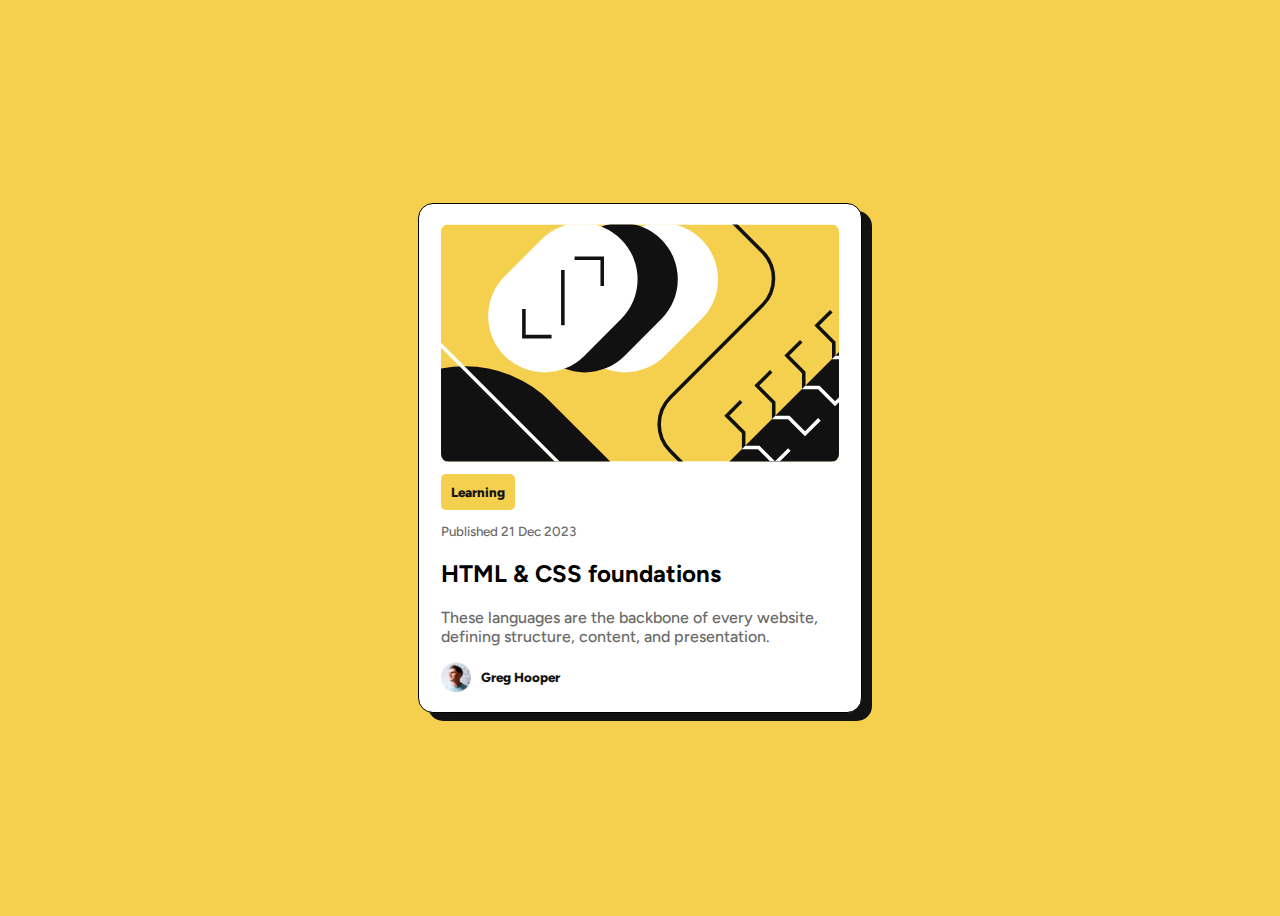
<file: Day 1/blog-preview-card-main/index.html>
<!DOCTYPE html>
<html lang="en">

<head>
  <meta charset="UTF-8">
  <meta name="viewport" content="width=device-width, initial-scale=1.0">
  <!-- displays site properly based on user's device -->

  <link rel="icon" type="image/png" sizes="32x32" href="./assets/images/favicon-32x32.png">

  <title>Frontend Mentor | Blog preview card</title>
  <link rel="stylesheet" href="./css/style.css">

</head>

<body>


  <div class="container">
    <div class="content">
      <div class="row">
        <div class="image">
          <svg xmlns="http://www.w3.org/2000/svg" width="336" height="201" fill="none" viewBox="0 0 336 201">
            <g clip-path="url(#a)">
              <path fill="#F4D04E" d="M0 .5h336v200H0z" />
              <rect width="139" height="95" x="87.996" y="77.729" fill="#fff" rx="47.5"
                transform="rotate(-45 87.996 77.729)" />
              <rect width="139" height="95" x="54.055" y="77.729" fill="#111" rx="47.5"
                transform="rotate(-45 54.055 77.729)" />
              <path fill="#111" d="M234.864 209.036 451.4-7.5l67.175 67.175-216.536 216.536z" />
              <rect width="139" height="95" x="20.114" y="77.729" fill="#fff" rx="47.5"
                transform="rotate(-45 20.114 77.729)" />
              <rect width="204.19" height="270.554" fill="#111" rx="102.095"
                transform="scale(-1 1) rotate(45 -103.887 14.564)" />
              <path stroke="#fff" stroke-width="3"
                d="m6.69-357.5 135.583 135.727c12.481 12.494 12.481 32.737 0 45.231L-45.544 11.475c-12.481 12.494-12.481 32.737 0 45.23L107.088 209.5" />
              <path stroke="#111" stroke-width="3"
                d="M69.965 71.719v23.334h23.334M136.079 52.273V28.94h-23.334M102.845 38.838v46.67M210.364-37.5l60.873 60.873c12.497 12.496 12.497 32.758 0 45.254l-77.745 77.746c-12.497 12.496-12.497 32.758 0 45.254l69.872 69.873" />
              <path stroke="#111" stroke-width="3"
                d="m253.339 149.574-12.144 12.145 14.256 14.257v12.672h12.673l13.729 13.729 12.145-12.145M278.685 124.228l-12.145 12.145 14.257 14.257v12.673h12.673l13.729 13.729 12.145-12.145M304.031 98.883l-12.145 12.144 14.257 14.257v12.673h12.673l13.729 13.729 12.144-12.145M329.376 73.537l-12.145 12.145 14.257 14.257v12.672h12.673l13.729 13.729 12.145-12.144" />
              <path stroke="#fff" stroke-width="5"
                d="m354.722 48.191-12.145 12.145 14.257 14.257v12.673h12.673l13.729 13.729 12.145-12.145" />
              <mask id="b" width="285" height="285" x="234" y="-8" maskUnits="userSpaceOnUse" style="mask-type:alpha">
                <path fill="#111" d="M234.864 209.036 451.4-7.5l67.175 67.175-216.536 216.536z" />
              </mask>
              <g stroke="#fff" mask="url(#b)">
                <path stroke-width="3"
                  d="m253.339 149.574-12.144 12.145 14.256 14.257v12.672h12.673l13.729 13.729 12.145-12.145M278.685 124.228l-12.145 12.145 14.257 14.257v12.673h12.673l13.729 13.729 12.145-12.145M304.031 98.883l-12.145 12.144 14.257 14.257v12.673h12.673l13.729 13.729 12.144-12.145M329.376 73.537l-12.145 12.145 14.257 14.257v12.672h12.673l13.729 13.729 12.145-12.145" />
                <path stroke-width="5"
                  d="m354.722 48.191-12.145 12.145 14.257 14.257v12.673h12.673l13.729 13.729 12.145-12.145" />
              </g>
            </g>
            <defs>
              <clipPath id="a">
                <path fill="#fff" d="M0 .5h336v200H0z" />
              </clipPath>
            </defs>
          </svg>
        </div>
        <div>
          <small>
            <span>Learning</span>

          </small>
        </div>
        <div class="date">
          <small>
            Published 21 Dec 2023

          </small>
        </div>

      
          <div class="title">
            <h2> HTML & CSS foundations</h2>
            <p>
              These languages are the backbone of every website, defining structure, content, and presentation.
            </p>
          </div>
          <div class="profile">
            <img src="./assets/images/image-avatar.webp" alt="">
            
          </div>
          <div class="name">
            <small>Greg Hooper</small>

          </div>

      </div>

    </div>
  </div>








  












</body>

</html>
</file>
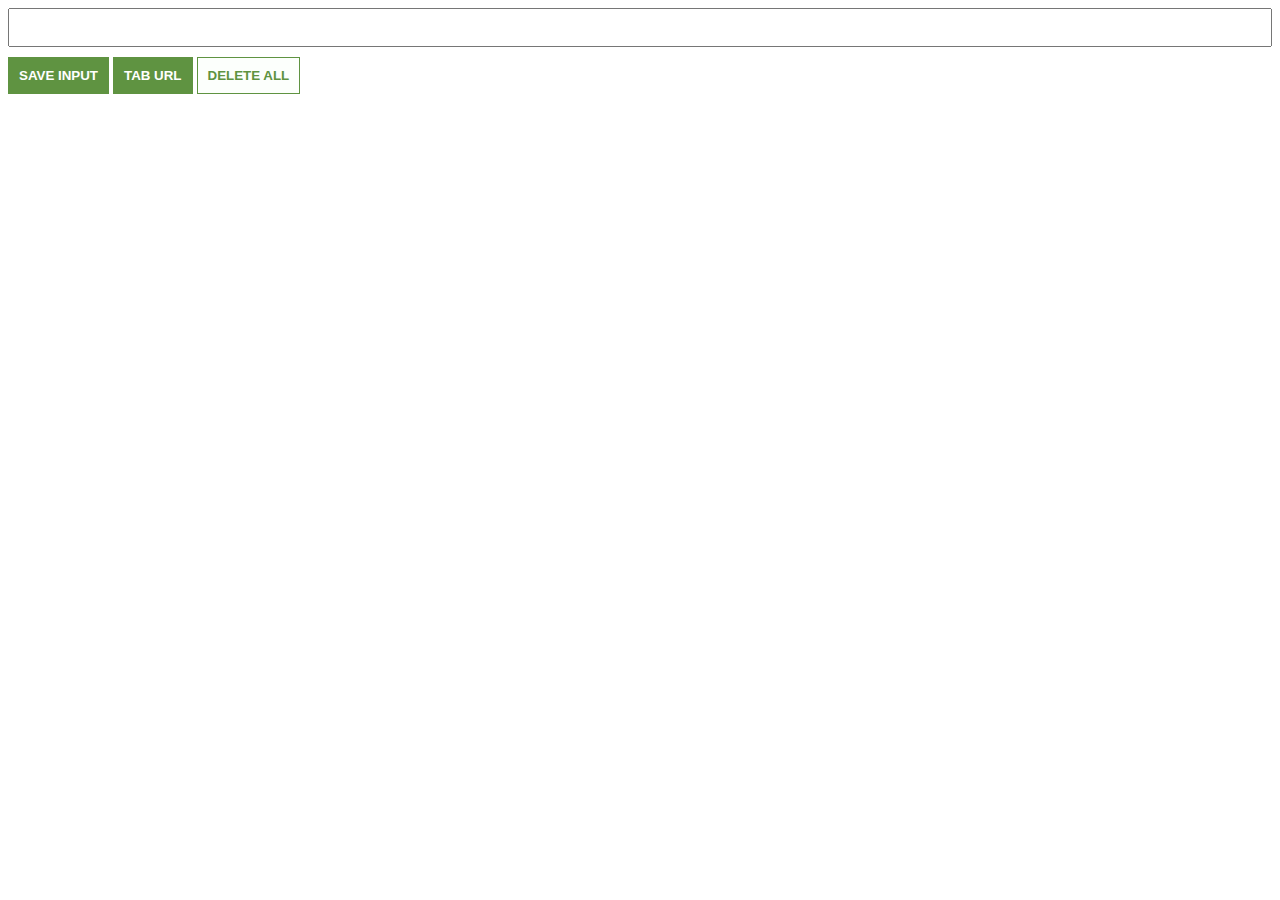
<file: Day 2/Bookmark Extension/index.html>
<!DOCTYPE html>
<html lang="en">
<head>
    <meta charset="UTF-8">
    <meta name="viewport" content="width=device-width, initial-scale=1.0">
    <title>Extention</title>
    <link rel="stylesheet" href="style.css">
</head>
<body>

    <div class="container">
            <input type="text" id="input-box">
            <button id="save-btn">SAVE INPUT</button>
            <button id="tab-btn">TAB URL</button>
            <button id="delete-btn">DELETE ALL</button>
            <ul id="ul">
            </ul>
    </div>
    
<script src="./script.js"></script>







    
</body>
</html>
</file>
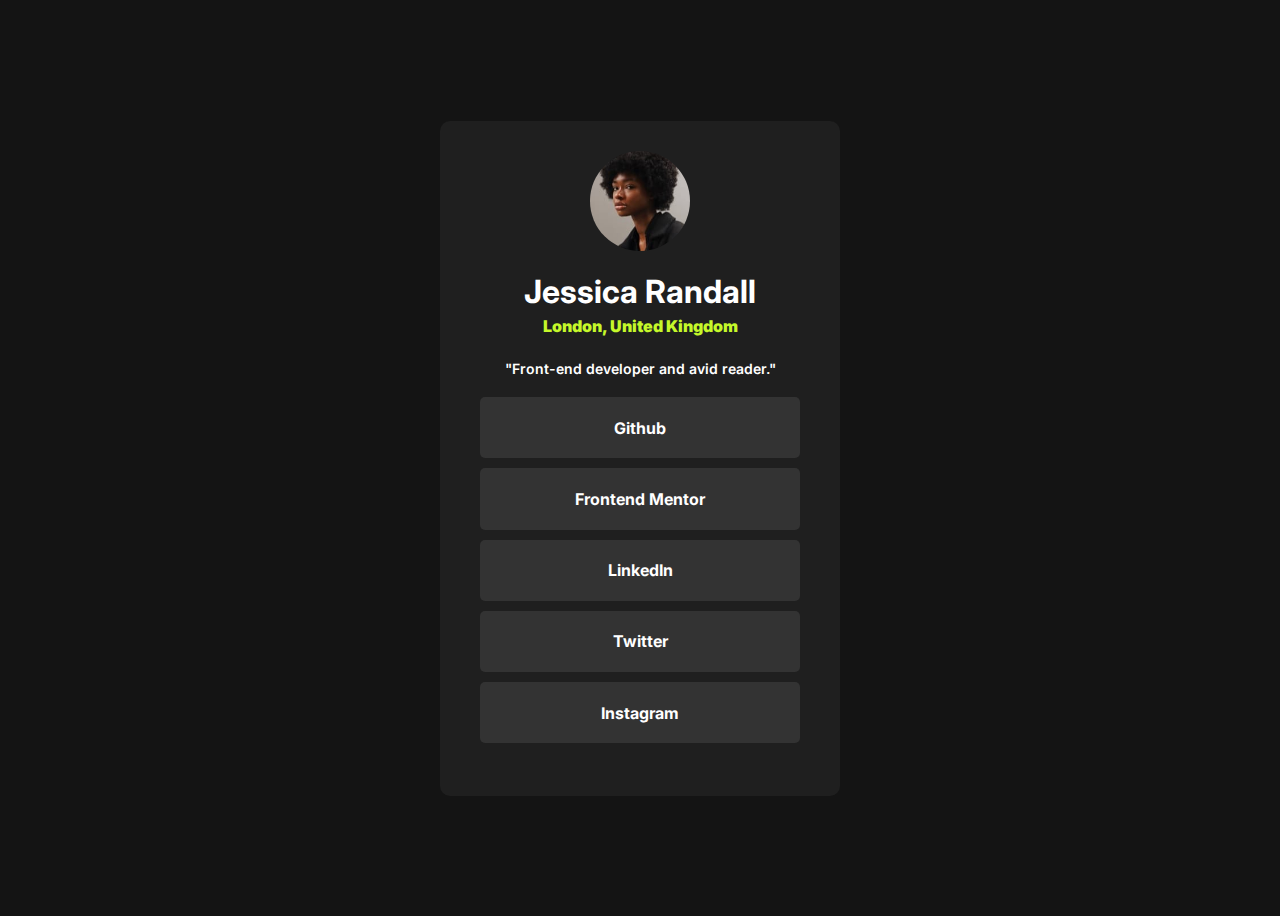
<file: Day 2/social-links-profile-main/index.html>
<!DOCTYPE html>
<html lang="en">

<head>
  <meta charset="UTF-8" />
  <meta name="viewport" content="width=device-width, initial-scale=1.0" />


  <link rel="icon" type="image/png" sizes="32x32" href=".images/favicon-32x32.png" />

  <link rel="stylesheet" href="./style.css" />
  <title>Social links profile</title>
</head>

<body>
  <div class="container">
    <div class="content">
      <div class="profile">
        <div class="profile-image">
          <img src="./images/avatar-jessica.jpeg" alt="" />
        </div>
        <div class="profile-content">
          <h1>Jessica Randall</h1>
          <h4>London, United Kingdom</h4>
          <p>"Front-end developer and avid reader."</p>
        </div>
      </div>

      <div class="links">
        <div class="link-rows">
          <div class="github">
            <a href="">Github</a>
          </div>
          <div class="Frontend mentor"> <a href="">Frontend Mentor</a></div>
          <div class="linkedin"> <a href="">LinkedIn</a></div>
          <div class="Twitter"> <a href="">Twitter</a></div>
          <div class="instagram"> <a href="">Instagram</a></div>
        </div>

      </div>
    </div>
  </div>


  </div>
</body>

</html>
</file>
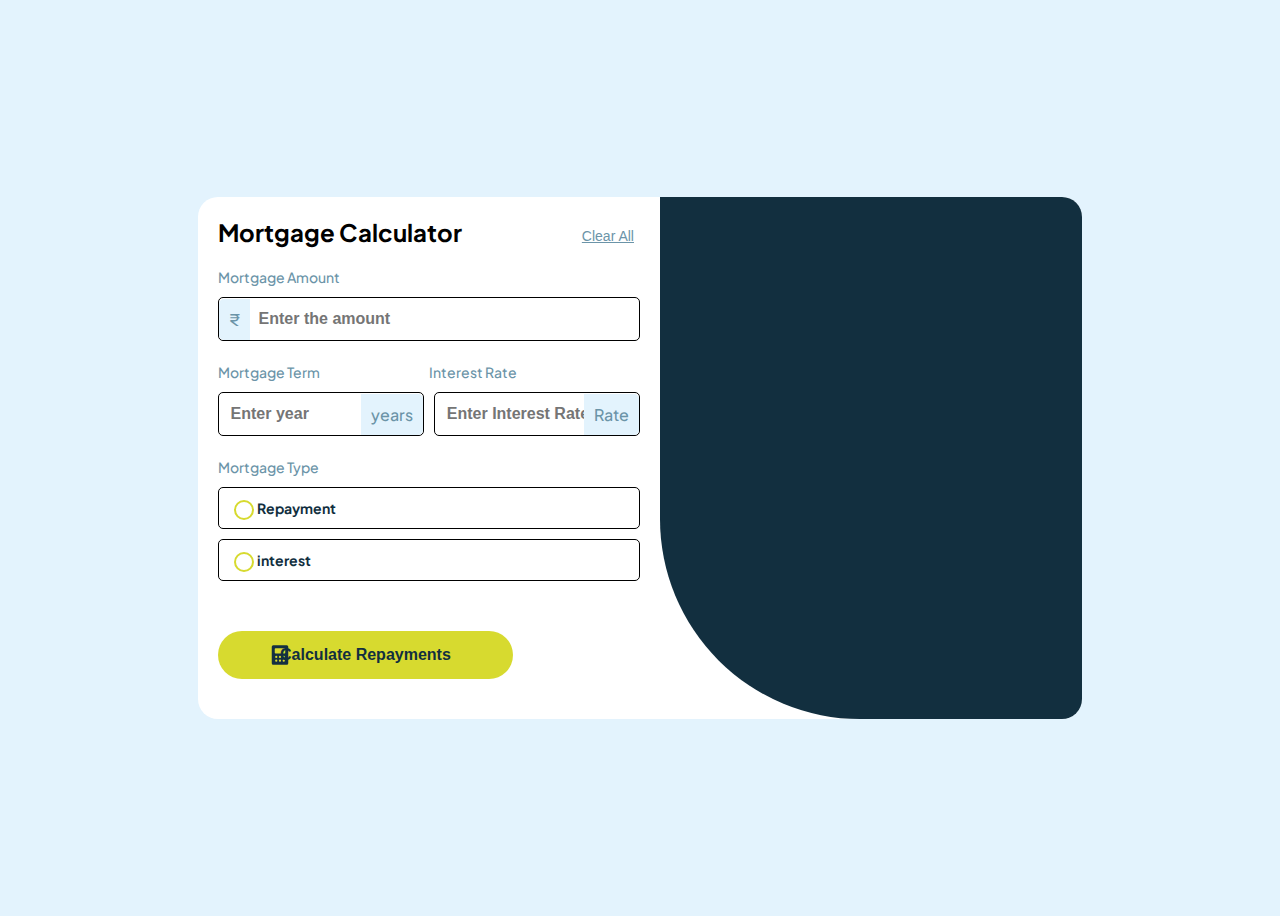
<file: Day 3/mortgage-repayment-calculator-main/index.html>
<!DOCTYPE html>
<html lang="en">
  <head>
    <meta charset="UTF-8" />
    <meta name="viewport" content="width=device-width, initial-scale=1.0" />
    <!-- displays site properly based on user's device -->

    <link
      rel="icon"
      type="image/png"
      sizes="32x32"
      href="./assets/images/favicon-32x32.png"
    />
    <link rel="stylesheet" href="./style.css" />
    <title>Mortgage repayment calculator</title>
  </head>

  <body>
    <div class="container">
      <div class="content">
        <div class="row1">
          <div class="title-row">
            <h2>Mortgage Calculator</h2>
            <button class="clear-btn">Clear All</button>
          </div>
          <div class="form">
            <form action="">
              <label for="mortgage-amount">Mortgage Amount</label>
              <div class="error currency-error">
              <div class="input input-currency">
                <input type="number" id="currency-symbol" placeholder="Enter the amount" />
                <span class="currency-symbol symbol">₹</span>
              </div>
             
            </div>
              <div class="calculation">
                <div class=" years-error error">
                 
                  <label for="mortgage-term" class="label">Mortgage Term</label>
                  <div class="input input-years">
                    <input type="number" id="years-symbol" placeholder="Enter year" />
                    <span class="years-symbol symbol">years</span>
                  </div>
                 
                </div>

                <div class=" rate-error error">
                  <label for="interest-rate" class="label">Interest Rate</label>
                  <div class="input input-rate">
                    <input type="number" id="rate-symbol" placeholder="Enter Interest Rate" />
                    <span class="rate-symbol symbol">Rate</span>
                  </div>
                </div>
                
              </div>

              <div class="error  radio-error">

             
              <label for="repayment">Mortgage Type</label>
                <div class="input-radio">
                  <label for="repayment" class="input-Repayment">
                     <input type="radio" id="repayment" name="option" value="Repayment"> Repayment
                  </label>
                  <label for="interest"  class="input-interest" >
                    <input type="radio"id="interest" name="option" value="interest">interest
                  </label>
                </div>
              </div>
                <button class="calculate-btn" type="submit" id="calulate">Calculate Repayments</button>

            </form>

          </div>
        </div>

        <div class="row2"></div>
      </div>
    </div>


<script src="./script.js"></script>

    <!-- 
  Clear All

  

  Mortgage Term

  Interest Rate

  Mortgage Type
  Repayment
  Interest Only


  <!-- Empty results start 

  Results shown here

  Complete the form and click “calculate repayments” to see what 
  your monthly repayments would be.

  <!-- Empty results end -->

    <!-- Completed results start

  Your results

  Your results are shown below based on the information you provided. 
  To adjust the results, edit the form and click “calculate repayments” again.

  Your monthly repayments

  <!-- Total you'll repay over the term  -->
  </body>
</html>
</file>
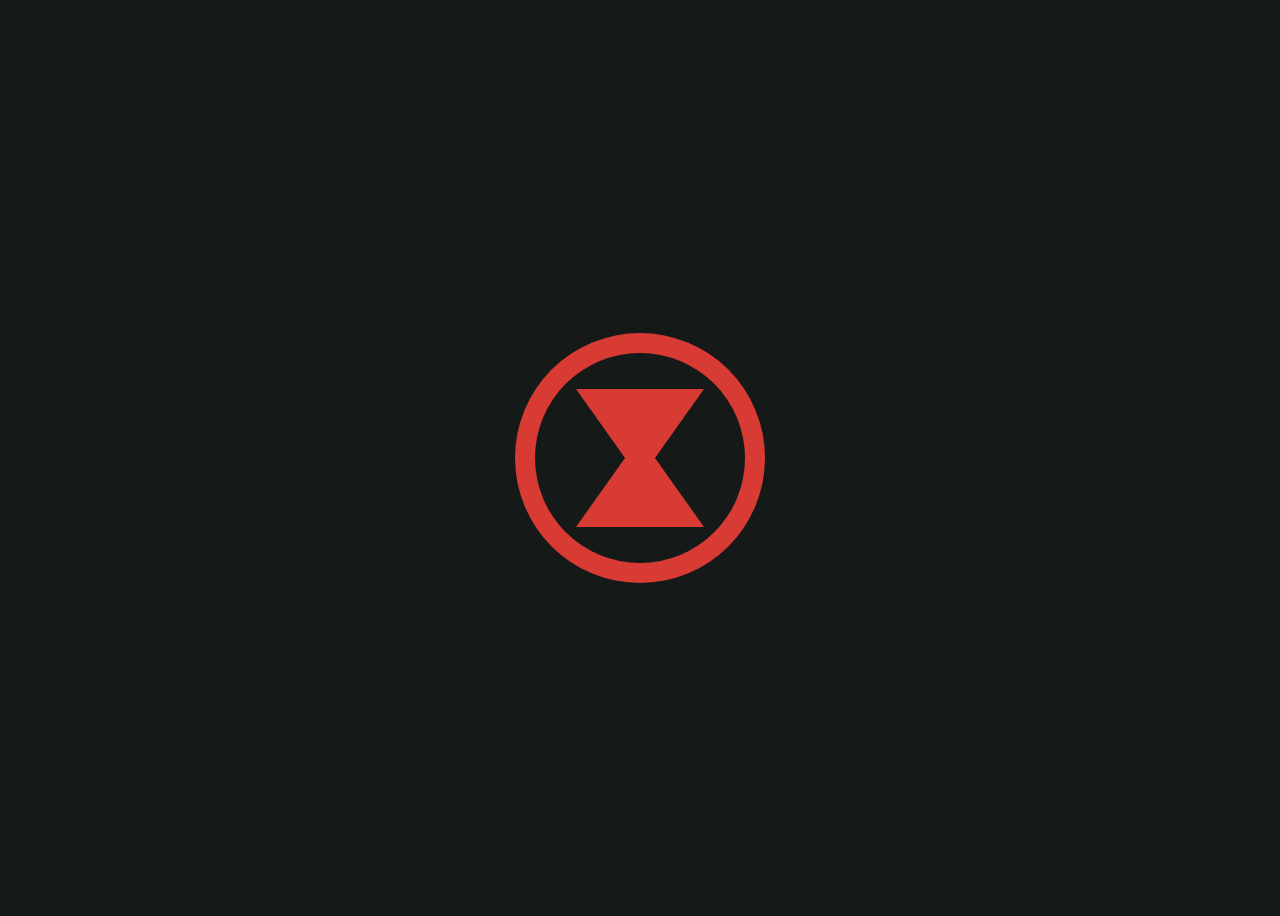
<file: Day 4/Black Widow logo/index.html>
<!DOCTYPE html>
<html lang="en">
<head>
    <meta charset="UTF-8">
    <meta name="viewport" content="width=device-width, initial-scale=1.0">
    <title>Black Widow Logo</title>
    <link rel="stylesheet" href="./style.css">
</head>
<body>

  <div class="circle c">
  <div class="circle inner-circle">
  <div class="square"></div>
    
  </div>
    
  </div>
  
</body>
</html>
</file>
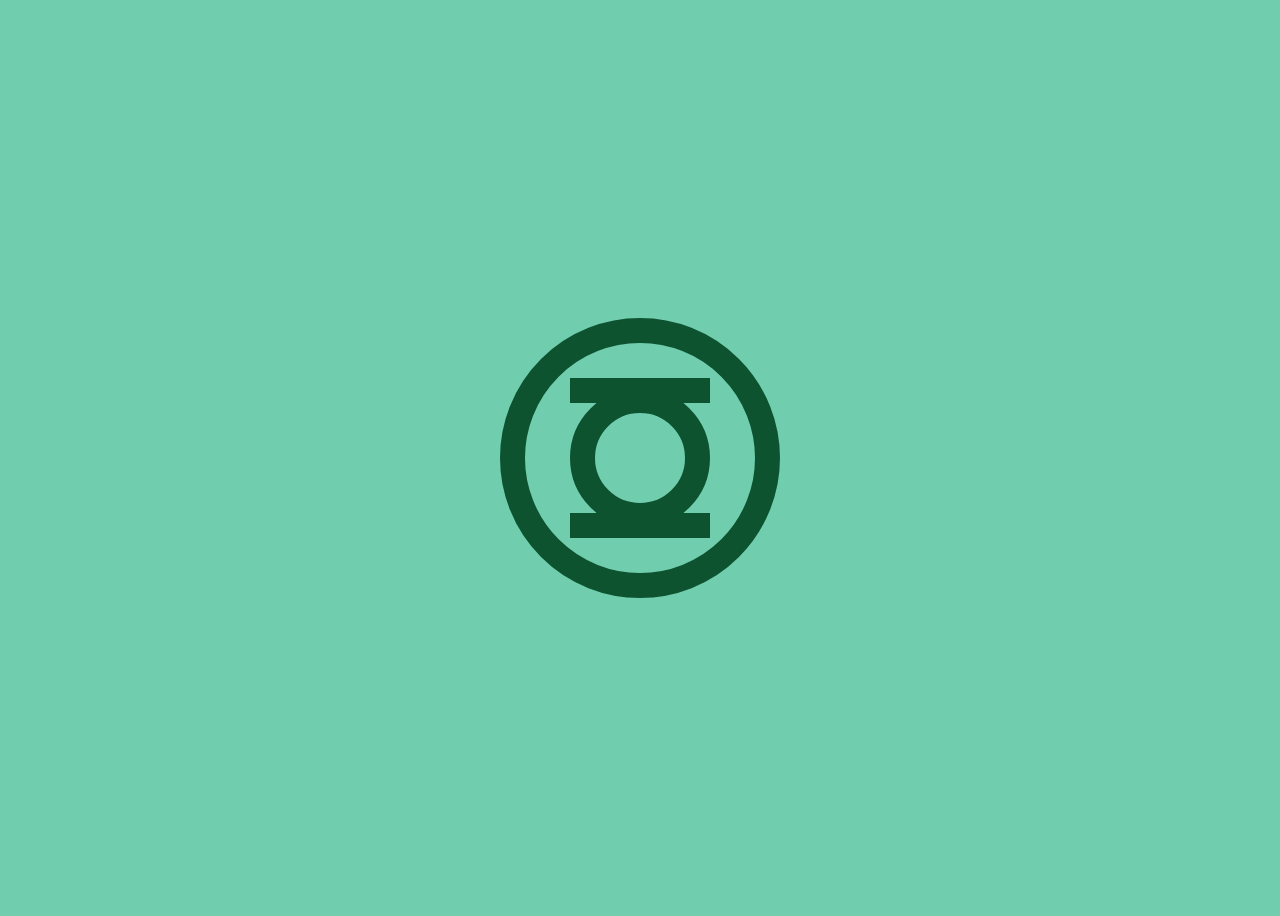
<file: Day 4/Green Lantern Logo/index.html>
<!DOCTYPE html>
<html lang="en">
<head>
    <meta charset="UTF-8">
    <meta name="viewport" content="width=device-width, initial-scale=1.0">
    <title>Green Lantern Logo</title>
    <link rel="stylesheet" href="./style.css">
</head>
<body>
  <div class="circle outer">
  <div class="boxinnerc"></div>
  <div class="box"></div>
  </div>
</body>
</html>
</file>
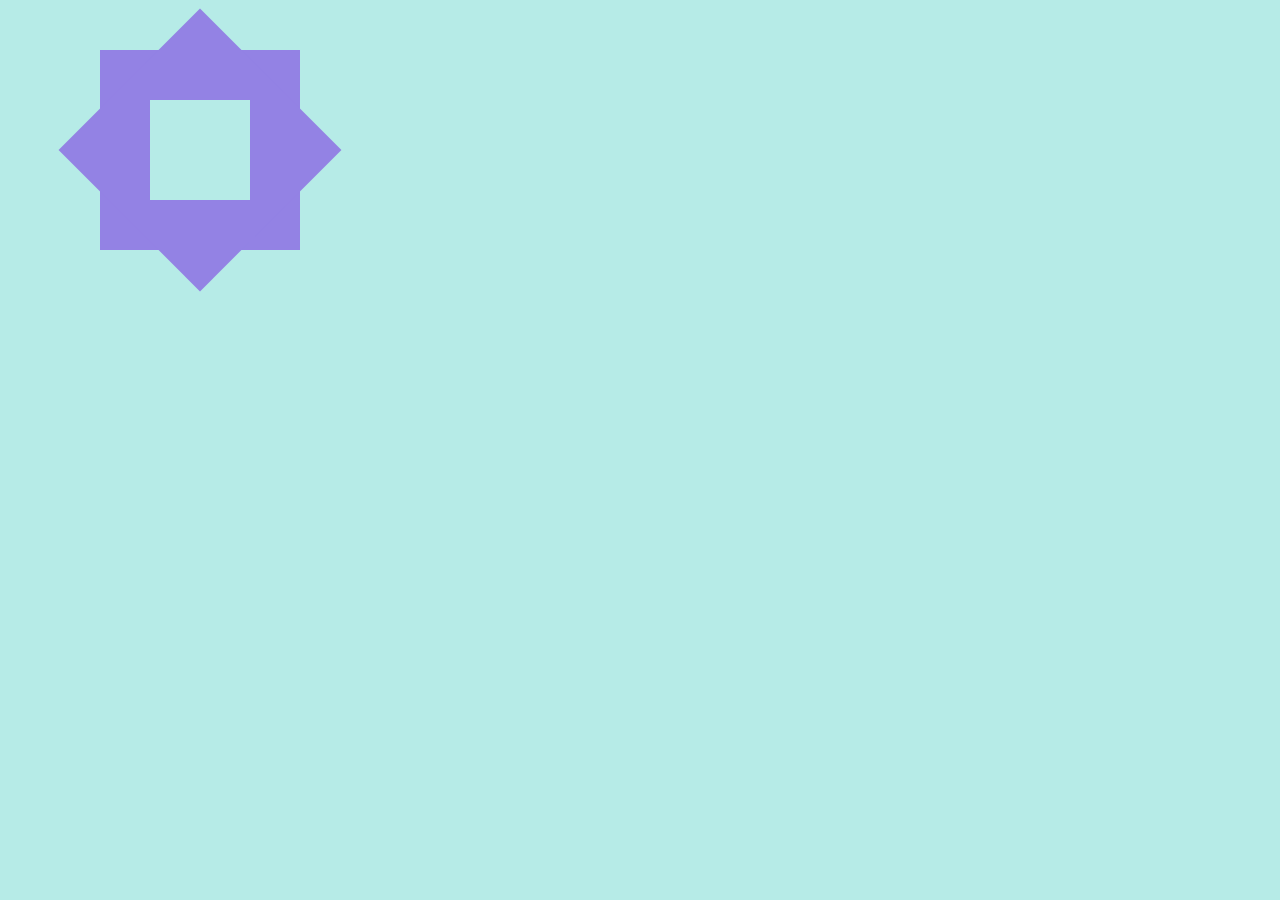
<file: Day 4/Sqaure/index.html>
<!DOCTYPE html>
<html lang="en">
<head>
    <meta charset="UTF-8">
    <meta name="viewport" content="width=device-width, initial-scale=1.0">
    <title>Green Lantern Logo</title>
    <link rel="stylesheet" href="./style.css">
</head>
<body>
  <div class="square outside">
    <div class="square rotate">
        <div class="inside-sq">
        </div>
    </div>
  </div>  
</body>
</html>
</file>
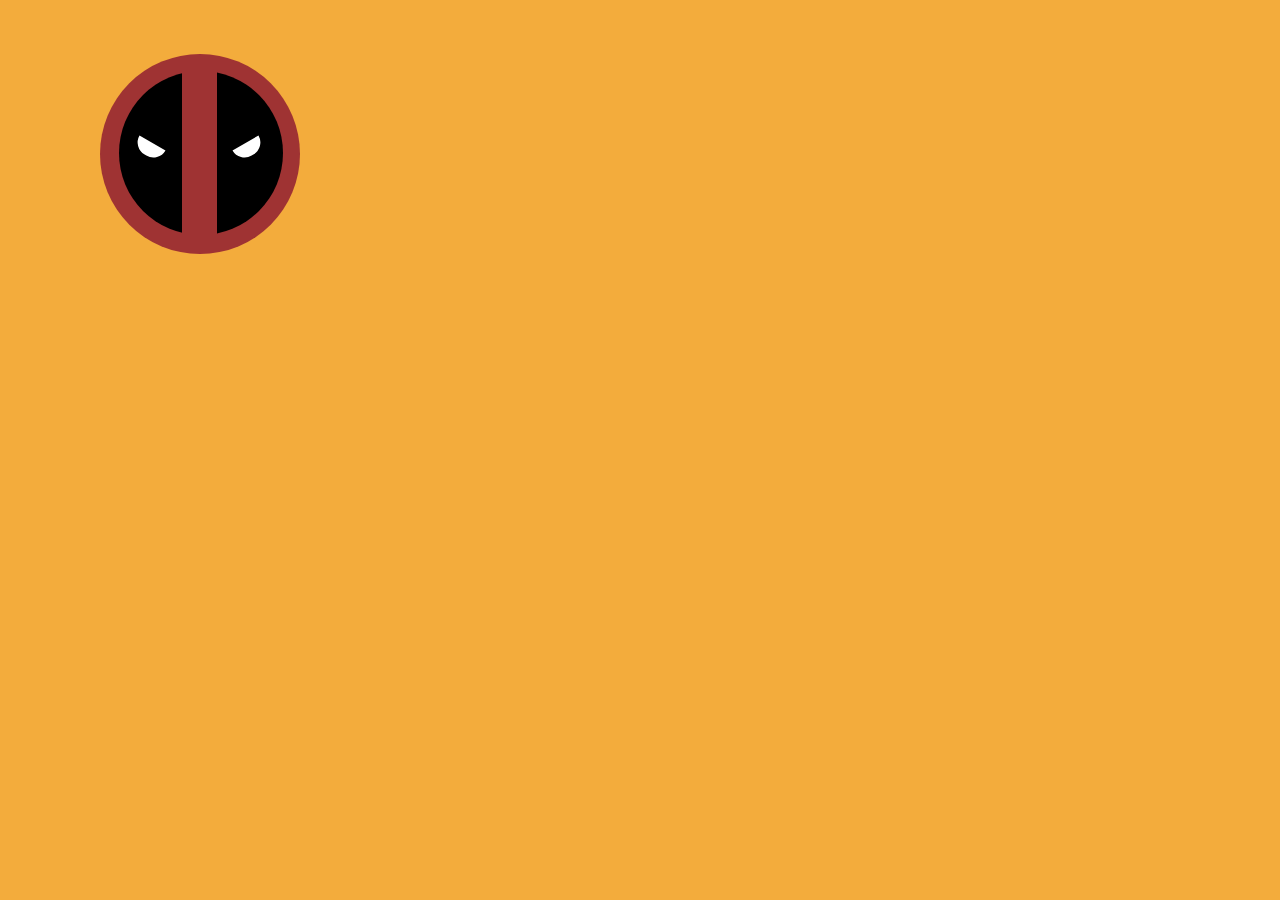
<file: Day 5/Deadpool/index.html>
<!DOCTYPE html>
<html lang="en">
<head>
    <meta charset="UTF-8">
    <meta name="viewport" content="width=device-width, initial-scale=1.0">
    <title>Deadpool</title>
    <link rel="stylesheet" href="./style.css">
</head>
<body>

    <div class="circle">
        <div class="circleB">
        <div class="eye eyeright"></div>
        <div class="eye eyeleft"></div>
        <div class="s"></div>
        </div>
      </div>
      
      
  


</body>
</html>
</file>
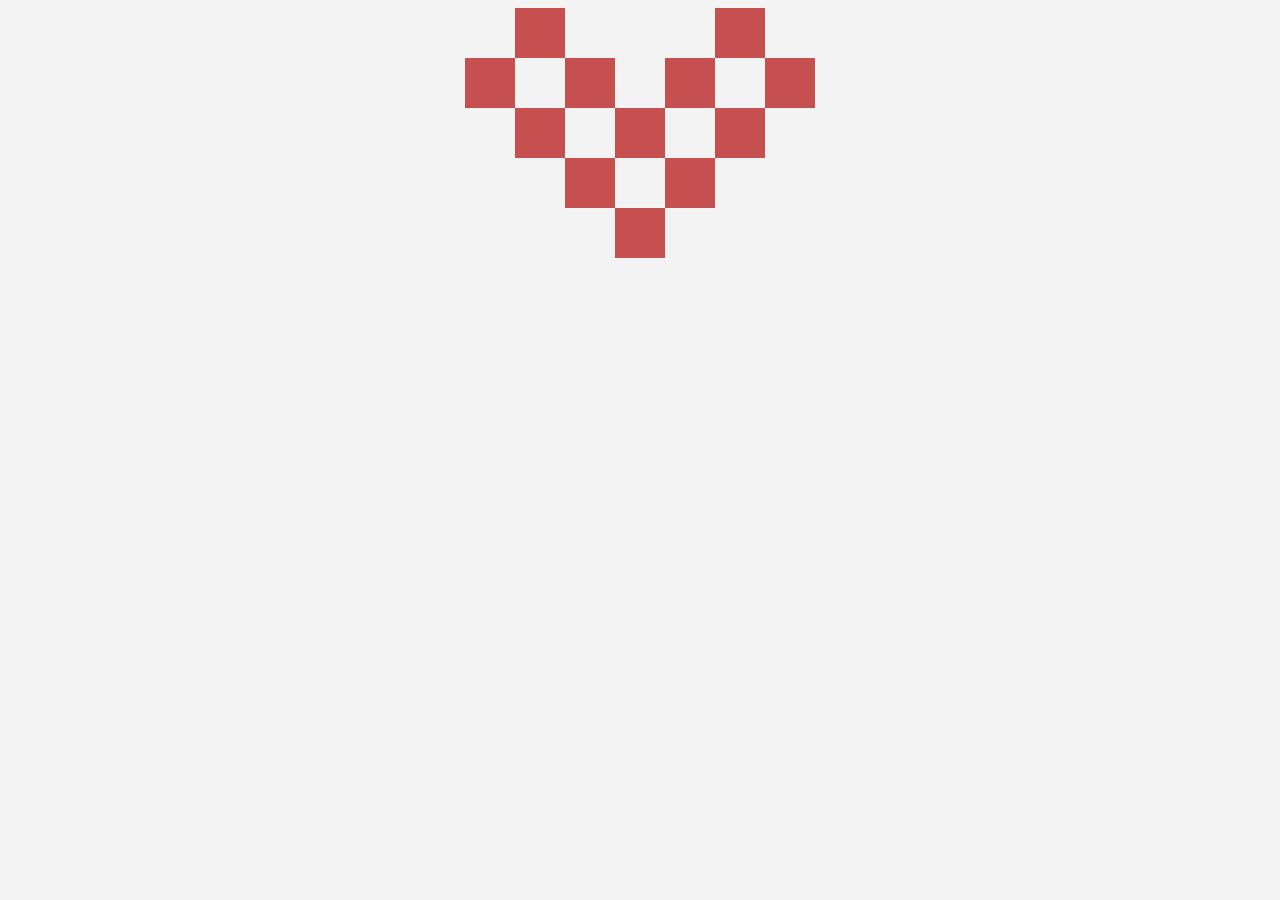
<file: Day 5/Heart symbol/index.html>
<!DOCTYPE html>
<html lang="en">
<head>
    <meta charset="UTF-8">
    <meta name="viewport" content="width=device-width, initial-scale=1.0">
    <title>Heart</title>
    <link rel="stylesheet" href="./style.css">
</head>
<body>
    
<div class="container">
    <div class="segment">
         <div class="c empty"></div>
         <div class="c "></div>
         <div class="c empty"></div>
         <div class="c empty"></div>
         <div class="c empty"></div>
         <div class="c "></div>
         <div class="c empty"></div>
    </div>
    <div class="segment">
         <div class="c "></div>
         <div class="c empty"></div>
         <div class="c"></div>
         <div class="c empty"></div>
         <div class="c"></div>
         <div class="c empty"></div>
         <div class="c "></div>
    </div>
    <div class="segment">
         <div class="c empty"></div>
         <div class="c"></div>
         <div class="c empty"></div>
         <div class="c"></div>
         <div class="c empty"></div>
         <div class="c"></div>
         <div class="c empty"></div>
    </div>
     <div class="segment"> 
         <div class="c empty"></div>
         <div class="c empty"></div>
         <div class="c"></div>
         <div class="c empty"></div>
         <div class="c"></div>
         <div class="c empty"></div>
         <div class="c empty"></div>
    </div>
     <div class="segment"> 
         <div class="c empty"></div>
         <div class="c empty"></div>
         <div class="c empty"></div>
         <div class="c "></div>
         <div class="c empty"></div>
         <div class="c empty"></div>
         <div class="c empty"></div>
    </div>
    
  </div>
  

</body>
</html>
</file>
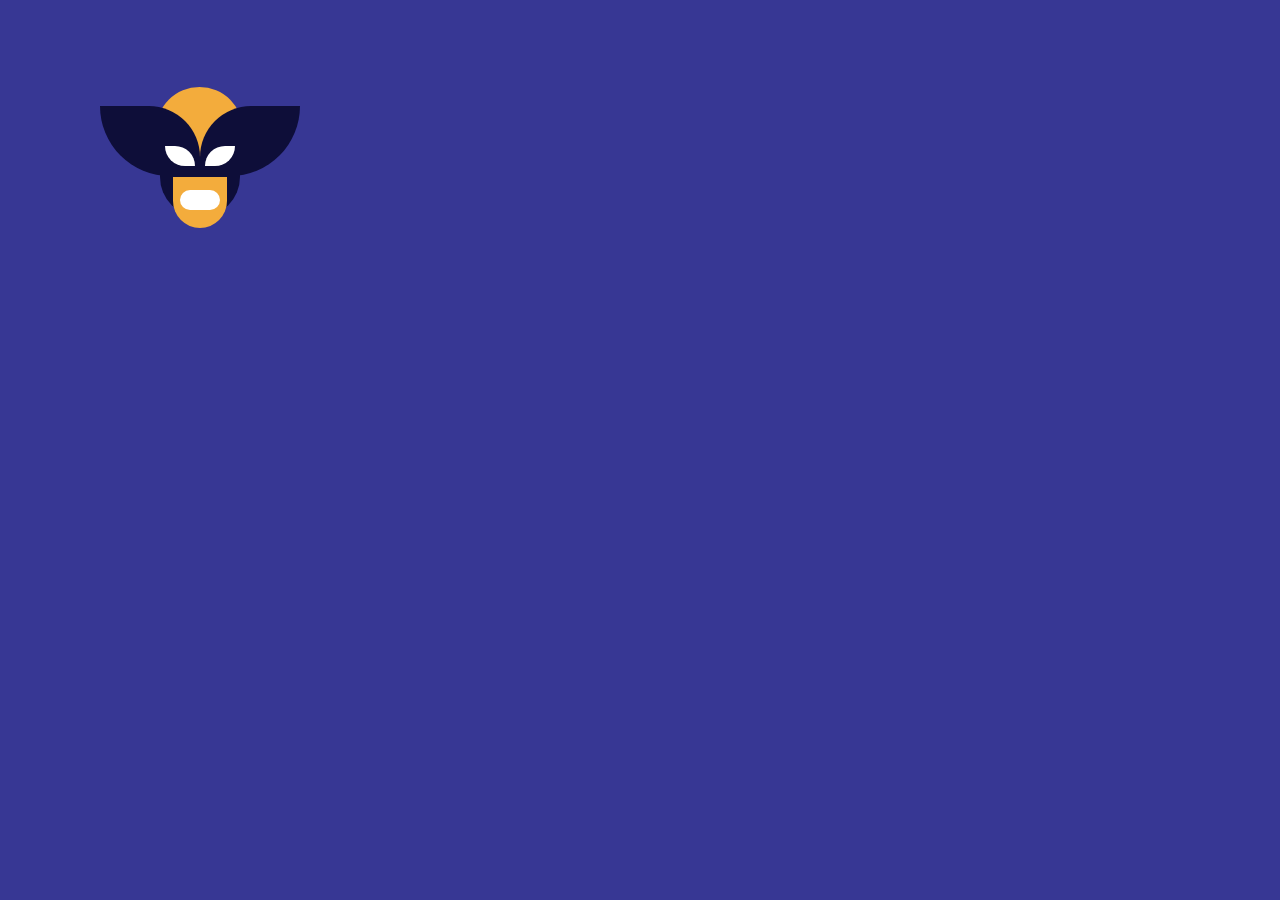
<file: Day 5/Wolverine/index.html>
<!DOCTYPE html>
<html lang="en">
<head>
    <meta charset="UTF-8">
    <meta name="viewport" content="width=device-width, initial-scale=1.0">
    <title>Wolverine</title>
    <link rel="stylesheet" href="./style.css">
</head>
<body>
 
<div class="top"></div>
<div class="container">
<div class="left"></div>
<div class="right"></div>
<div class="eye lefteye"></div>
<div class="eye righteye"></div>
<div class="containerB"></div>
<div class="bottom"></div>
<div class="mouth"></div>
  


</body>
</html>
</file>
<file: Day 1/blog-preview-card-main/css/style.css>
@import url('https://fonts.googleapis.com/css2?family=Figtree:ital,wght@0,300..900;1,300..900&display=swap');

body {
    background-color: hsl(47, 88%, 63%);
    font-size: 16px;
    font-family: "Figtree", sans-serif;
}

.container {
    height: 100vh;
    display: flex;
    justify-content: center;
    align-items: center;
}

.content {
    background-color: hsl(0, 0%, 100%);
    height: auto;
    width: 25%;
    display: flex;
    justify-content: center;
    align-items: center;
    border: 1px solid black;
    border-radius: 15px;
    box-shadow: 10px 8px 0px 0 hsl(0, 0%, 7%);
}

.row {
    width: 90%;
    height: 100%;
}

.image {

    display: flex;
    margin: 5% 0;
    justify-content: center;
    align-items: center;

}

.image svg {
    object-fit: contain;
    width: 100%;
    height: 100%;
    border-radius: 8px;
}

div>small>span {
    font-weight: 800;
    background-color: hsl(47, 88%, 63%);
    padding: 10px;
    border-radius: 5px;
    color: hsl(0, 0%, 7%);

}

.date {
    margin-top: 5%;
    color: hsl(0, 0%, 42%);
    font-weight: 500;
}

.title p {
    margin-top: ;
    color: hsl(0, 0%, 42%);
    font-weight: 500;
}

.profile {

    width: 30px;
    height: 30px;
    display: flex;
    justify-content: flex-start;
    align-items: center;
    float: left;
    margin-bottom: 20px;
}

img {
    width: 100%;
    height: 100%;
    object-fit: contain;

}

.name {
    height: 30px;
    padding-left: 10px;
    display: flex;
    justify-content: start;
    align-items: center;
    font-weight: 800;
    color: hsl(0, 0%, 7%);

}






@media (max-width: 480px) {
    .content {
        width: 90%;
        height: auto;
    }
  }
  @media (min-width: 481px) and (max-width: 767px) {
    .content {
        width: 60%;
        height: auto;
     
    }
  }
  
  @media (min-width: 768px) and (max-width: 1024px) {
    .content {
        width: 45%;
        height: auto;
    }
  }
  
  @media (min-width: 1025px) and (max-width: 1280px) {
    .content {
        
        width: 35%;
        height: auto;
    }
  }
</file>
<file: Day 2/Bookmark Extension/style.css>
body{
    min-width: 400px;
}

input{
    width: 100%;
    padding: 10px ;
    box-sizing: border-box;
}

#save-btn, #tab-btn{
    padding: 10px;
    margin-top:10px;
    background-color:#5f9341;
    border:1px solid#5f9341;
    color:white;
    font-weight: bold;
}

#delete-btn{
    padding: 10px;
    margin-top:10px;
    background-color: rgb(252, 255, 252);
  
    border:1px solid #5f9341;
    color:#5f9341;
    font-weight: bold;
}
ul {
    margin-top: 20px;
    list-style: none;
    padding-left: 0;
}

li {
    margin-top: 5px;
}

a {
    color: #5f9341;
}
</file>
<file: Day 2/social-links-profile-main/style.css>
@import url('https://fonts.googleapis.com/css2?family=Figtree:ital,wght@0,300..900;1,300..900&family=Inter:ital,opsz,wght@0,14..32,100..900;1,14..32,100..900&display=swap');

body{
    font-family: "Inter", sans-serif;
    font-size: 16px; 
    text-align: center; 
    color: hsl(0, 0%, 100%);
    background-color:  hsl(0, 0%, 8%);
}



.container{
    display: flex;
    justify-content: center;
    align-items: center;
    height: 100vh;

}

.content{
    display: grid;
    grid-template-rows:1fr 2fr;
    width: 400px;
    height: 75%;
    background-color:   hsl(0, 0%, 12%);
    border-radius: 10px;
}
.profile{

    display: flex;
    flex-direction: column;
    justify-content: center;
    align-items: center;
}

.profile-image{
    width: 100px;
    height: 100px;
    margin-top: 30px ; 

    border-radius: 50%;
}
.profile-image img{
    border-radius: 50%;
    object-fit: contain;
    width: 100%;
    height: 100%;
}
.profile-content h1 {
    font-weight: 700;
    margin-bottom: 0;
}
.profile-content h4{
    margin-top: 5px;
    color:  hsl(75, 94%, 57%);
    font-weight: 900;
    margin-bottom: 10px;
}
.profile-content p{
    font-size: 14px;
    font-weight: 600;
    display: inline-block;
    margin-bottom: 10px;
}


.links{
    display: flex;
    justify-content: center;
    align-items: center;
}
.link-rows{
    width: 80%;
    height: 100%;
}

.link-rows div{
    width: 100%;
    height: 15%;
    display: flex;
    justify-content: center;
    align-items: center;
    background-color: hsl(0, 0%, 20%);
    margin: 10px 0;
    border-radius: 5px;
}

.link-rows a{
    width: 100%;
    color: white;
    text-decoration: none;
    font-weight: 700;
}

.link-rows div:hover{
    background-color: hsl(75, 94%, 57%);
}

.link-rows div:hover a{
    color: hsl(228, 45%, 44%);
}

@media (max-width:300px)
{
    .container{
        height: auto;
    }
}
</file>
<file: Day 3/mortgage-repayment-calculator-main/style.css>
@import url('https://fonts.googleapis.com/css2?family=Figtree:ital,wght@0,300..900;1,300..900&family=Inter:ital,opsz,wght@0,14..32,100..900;1,14..32,100..900&family=Plus+Jakarta+Sans:ital,wght@0,200..800;1,200..800&display=swap');


body{
    font-family: "Plus Jakarta Sans", sans-serif;
    font-size: 16px;
    background-color:  hsl(202, 86%, 94%);
}

.container{
    display: flex;
    justify-content: center;
    align-items: center;
    height: 100vh;
    
}

.content{
    display: flex;
    width: 70%;
    justify-content: center;
    flex-direction: row;
    height: auto;
    background-color:white;
    border-radius: 20px;
}

.row1
{
    width: 50%;
    margin: 0px 20px ;
    /* background-color: yellowgreen;? */
}
.title-row h2{
    float: left;
}
.title-row button{
    box-shadow: none;
    border: 0;
    color: hsl(200, 26%, 54%);
    font-size: 14px;
    font-weight: 500;
    float: right;
    margin-top: 30px;
    text-decoration: underline;
    background-color: white  ;
}

.form{
    clear: both;
}

.form input::-webkit-outer-spin-button,
.form input::-webkit-inner-spin-button {
    -webkit-appearance: none;
    margin: 0;
}
.form input{
    width: 100%;
    color: hsl(202, 55%, 16%);
    box-sizing: border-box;
}

label{
    color: hsl(200, 26%, 54%);
    font-size: 14px;
    font-weight: 500;
}
.input{
    position: relative;
    display: flex;
    align-items: center;
    margin-top: 10px;
   
}
small{
    display: block;
    margin-top:10px;
    font-weight: 500;
    color: hsl(4, 69%, 50%);
}
.error{
    
    margin-bottom: 20px;
}

.currency-symbol,.years-symbol,.rate-symbol{
    position: absolute;
    height: 95%;
    padding:auto;
    padding-left: 10px;
    padding-right: 10px;
    /* width: 40px; */
    display: flex;
    align-items: center;
    justify-content: center;
    background-color:  hsl(202, 86%, 94%);
    color: hsl(200, 26%, 54%);
    font-weight: 500; 
    transition: 0.3s ease;
}
.currency-symbol{
    left:1px;
    border-radius: 5px 0 0 5px ;
}
.rate-symbol,.years-symbol{
    right:1px;
    border-radius: 0px 5px 5px 0px ;
}


.form input[type="number"]{
    border-radius: 5px;
  
    font-size: 16px;
    padding: 12px 12px 12px 12px ;
    border: 1px solid black;
    outline: none;
    font-weight: 700; 
    transition: border-color 0.3s ease;
}
.input-currency input[type="number"]{
    padding-left: 40px ;
}
.form input[type="number"]:focus, .form input:hover{
    outline: none;
    font-weight: 700; 
    border-color: hsl(61, 70%, 52%);
}
.form input[type="number"]:focus + .symbol,.form input[type="number"]:hover + .symbol{
    background-color: hsl(61, 70%, 52%); 
    color: hsl(202, 55%, 16%);
    font-weight: 700; 
    height: 100%;
}

.form input[type="number"]:focus + .rate-symbol,.form input[type="number"]:hover + .rate-symbol{
    background-color: hsl(61, 70%, 52%); 
    color: hsl(202, 55%, 16%);
    font-weight: 700; 
    right: 0;
    height: 100%;
}


.calculation{
    display: grid;
    grid-template-columns: 1fr 1fr;
}

.calculation .input-rate{
    margin-left:5px;
  
}

.calculation .input-years{
    margin-right:5px;
}


input[type="radio"] {
    accent-color:  hsl(61, 70%, 52%);
    background-color: #ffffff; 
    border: 2px solid  hsl(61, 70%, 52%); 
    width: 20px;
    height: 20px;
  appearance: none; 
    border-radius: 50%; 
    display: inline-block;
    position: relative;
    cursor: pointer;
    
}

input[type="radio"]:checked::before {
    content: '';
    display: block;
    width: 12px; 
    height: 12px;
    background-color:  hsl(61, 70%, 52%);
    border-radius: 50%;
    position: absolute;
    top: 50%;
    left: 50%;
    transform: translate(-50%, -50%);
}

.input-radio{
    display: flex;
    width: 100%;
    cursor: pointer;
    flex-direction: column;

    justify-content: start;
}

.input-radio label{
    margin-bottom:1;
    color: hsl(202, 55%, 16%);

}

.input-interest, .input-Repayment {
    border: 1px solid black;
    height: 40px;
    cursor: pointer;
    margin-top: 10px;
    font-weight: 700;
   
    align-items: center;
    padding-left: 10px;
    border-radius: 5px;
    display: flex;
  
    flex-direction: row;
    border: 1px solid black;
    outline: none;
}
.input-interest:hover, .input-Repayment:hover{
    outline: none;
    
    border-color: hsl(61, 70%, 52%);
}





input{
    cursor: pointer;
}

.calculate-btn{
    margin-top: 30px;
    width: 70%;
    border-radius: 40px;
    padding: 15px;
    border: 0;
    font-weight: 700;
    font-size: 16px;
    color: hsl(202, 55%, 16%);
    text-align: center;
    background-image: url(./assets/images/icon-calculator.svg);
    background-repeat: no-repeat;
    background-position: 50px center;
    background-color:  hsl(61, 70%, 52%);;
    margin-bottom: 40px;
}

.calculate-btn:hover{
    
    background-color: hsl(60, 72%, 93%);

}

 
.row2{
    width: 50%;
    border-radius: 0px 20px 20px 200px;
    background-color:  hsl(202, 55%, 16%);
 
}
</file>
<file: Day 4/Black Widow logo/style.css>
body{
  background-color:#151917;
  height: 100vh;
}
body,.circle{
  justify-content:center;
  align-items:center;
  display:flex;
}
.circle.c {
  width: 250px;
  height: 250px;
  border-radius:100%;
  background: #D83A34;
}
.inner-circle{
   width: 210px;
  height: 210px;
  border-radius:100%;
  background: #151917;
}
.square{
   width: 30px;
  height:0;
  border-left:49px solid transparent;
  border-right:49px solid transparent;
  border-top:69px solid #D83A34;
  border-bottom:69px solid #D83A34;
}
</file>
<file: Day 4/Green Lantern Logo/style.css>
body{
    background:#70CEAF;
    height: 100vh;
  }
  body,.circle{
    justify-content:center;
    align-items:center;
    display:flex;

  }
  .circle{
    width:230px;
    height:230px;
    outline:25px solid  #0E532F;
    border-radius:100%;
  }
  .box{
    width:140px;
    height:110px;
    border-top:25px solid#0E532F  ;
    border-bottom:25px solid  #0E532F;
    border-radius:0%;    
    position:fixed;
  }
  .boxinnerc{ 
    width:90px;    
    background:#70CEAF;
    outline:25px solid  #0E532F;
    height:90px;
    border-radius:100%;    
  }
</file>
<file: Day 4/Sqaure/style.css>
body{
  padding:relative;
   background-color:#B6EBE7;
 }


.outside{
  position:absolute;
   top:50px;
   left:100px;
}
 .square {
   width: 200px;
   height: 200px;
   background: #9382E4;
 }
 .square.rotate{
   transform:rotate(45deg);
   display:flex;
   justify-content:center;
   align-items:center;
 }
 .inside-sq{
   background-color:#B6EBE7;
   width:100px;
   height:100px;
   transform:rotate(45deg);
 }
</file>
<file: Day 5/Deadpool/style.css>
body{
    background:#F3AC3C;
  }
  .circle {
    position:absolute;
    top:54px;
    left:100px;
    width: 200px;
    height: 200px;
    border-radius:100%;
    background: #9F3333;
  }
  .circleB{
    position:absolute;
    top:17px;
    left:19px;
    background-color:#000000;
    border-radius:100%;
    width:164px;
    height:164px;
  }
  .s{
    position:absolute;
    top:0;
    left:63px;
    width:35px;
    height:167px;
    background-color:#9F3333;
  }
  .eye{
    background-color:#FFFFFF;
    width:30px;
    height:14px;
    border-bottom-right-radius:40px;
    border-bottom-left-radius:40px;
    border-top:0;
     position:absolute;

  }
  .eyeleft{
    right:19px;
    transform:rotate(-30deg);
    top:71px;
    
  }
  .eyeright{
    transform:rotate(30deg);
    top:71px;
    left:15px; 
  }
</file>
<file: Day 5/Heart symbol/style.css>
body,.c.empty{
    background-color:#F3F3F3;
  }
  .container,body, .segment{
      display:flex;
    justify-content:center;
    align-items:center;
  } 
  .container{
    background:#C64F4F;
    flex-direction:column;
  }
  .c{
    width:50px;
    height:50px;
    background:#C64F4F;
  }
</file>
<file: Day 5/Wolverine/style.css>
body{
    background:#373794;
  }
  .top{
    position:absolute;
    top:87px;
    left:156px;
    width:87px;
    height:70px;
    border-radius:100px 100px 0 0;
    background-color:#F3AC3C;
  }
  .container{
    width:200px;
    height:70px;
    position:absolute;
    border-bottom-left-radius:100px;
    border-bottom-right-radius:100px;   
    border:0;
    top:106px;
    left:100px;
  }
  .left{
    width:100px;
    height:70px;
    position:absolute;
    border-top-right-radius:73px;
    background-color:#0E0E39;
    border-bottom-left-radius:100px;
  }
  .right{
    width:100px;
    height:70px;
    position:absolute;
    right:0;
    background-color:#0E0E39;
    border-top-left-radius:73px;
    border-bottom-right-radius:100px;
  }
  .eye{
    position:absolute;
    width:30px;
    height:20px;
    background-color:white;
  }
.lefteye{
  left:65px;
  bottom:10px;
  border-top-right-radius:25px;
  border-bottom-left-radius:25px;
}
  .righteye{
    border-top-left-radius:25px;
    border-bottom-right-radius:25px;
    right:65px;
    bottom:10px;
  }
  .containerB{
    position:absolute;
    top:69px;
    left:60px;
    width:80px;
    height:42px;
    border-radius:0 0 100px 100px;
    background-color:#0E0E39;
  }
  .bottom{
    position:absolute;
    top:71px;
    left:73px;
    width:54px;
    height:51px;
    border-radius:0 0 100px 100px;
    background-color:#F3AC3C;
  }
  .mouth{
    position:absolute;
    top:84px;
    left:80px;
    width:40px;
    height:20px;
    border-radius:25px;
    background-color:white;
}
</file>
